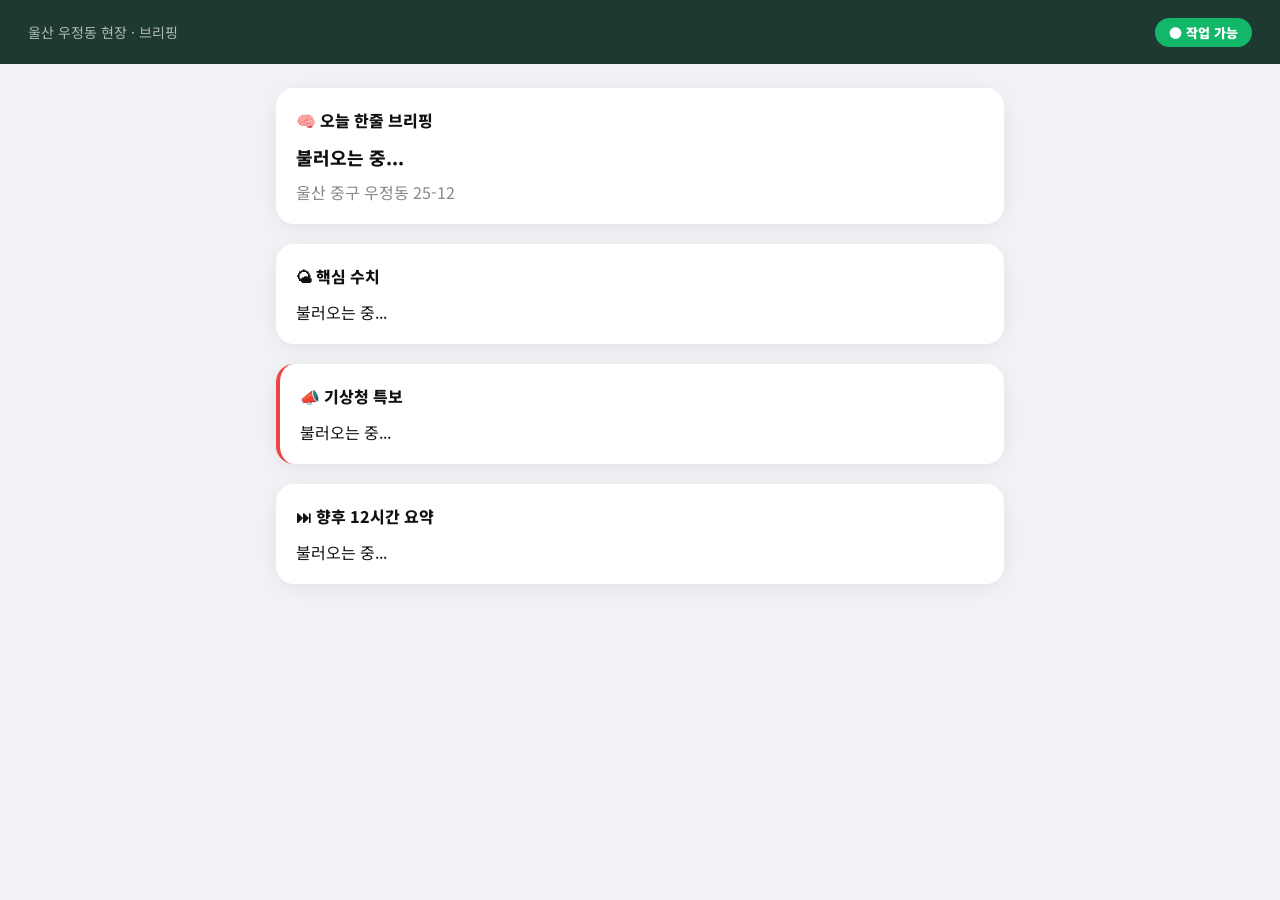
<file: briefing.html>
<!doctype html>
<html lang="ko">
<head>
<meta charset="utf-8">
<meta name="viewport" content="width=device-width, initial-scale=1">
<title>모바일 안전 브리핑</title>
<link href="https://fonts.googleapis.com/css2?family=Noto+Sans+KR:wght@400;600;800&display=swap" rel="stylesheet">
<link rel="stylesheet" href="css/style.css">
<script src="js/sites.js"></script>
<script src="js/weather.js"></script>
<script src="js/kma-alert.js"></script>
</head>
<body>

<header class="top">
  <div class="subtitle" id="t">모바일 안전 브리핑</div>
  <div id="st" class="status normal">● 작업 가능</div>
</header>

<main class="container">
  <section class="card">
    <h2>🧠 오늘 한줄 브리핑</h2>
    <div id="m" style="font-size:18px; font-weight:800;">불러오는 중...</div>
    <div class="muted" id="addr" style="margin-top:10px;"></div>
  </section>

  <section class="card">
    <h2>🌤 핵심 수치</h2>
    <div id="k">불러오는 중...</div>
  </section>

  <section class="card caution">
    <h2>📣 기상청 특보</h2>
    <div id="a">불러오는 중...</div>
  </section>

  <section class="card">
    <h2>⏭ 향후 12시간 요약</h2>
    <div id="f">불러오는 중...</div>
  </section>
</main>

<script>
(async ()=>{
  const params = new URLSearchParams(location.search);
  const key = params.get("site") || "ulsan-woojung";
  const site = sites[key];
  if(!site){ document.body.innerHTML="현장 정보 없음"; return; }

  document.getElementById("t").innerText = site.name + " · 브리핑";
  document.getElementById("addr").innerText = site.address || "";

  const w = await loadSiteWeatherAndMent(site.lat, site.lon);
  document.getElementById("m").innerText = w.decision.mainMsg;

  const st = document.getElementById("st");
  st.className = "status " + w.decision.level;
  st.innerText = w.decision.statusText;

  document.getElementById("k").innerHTML = `
    🌡 ${w.current.temp}°C / 💨 ${w.current.wind} m/s / 💧 ${w.current.humidity}%<br>
    🌫 PM2.5 ${w.current.pm25 ?? "-"} · PM10 ${w.current.pm10 ?? "-"}<br>
    ☁ ${w.current.desc}
  `;

  document.getElementById("f").innerHTML = `
    ☔ 강수(3시간 최대): ${w.next12.maxRain}mm / 확률최대: ${(w.next12.popMax*100).toFixed(0)}%<br>
    🌨 적설(3시간 최대): ${w.next12.maxSnow}mm<br>
    💨 풍속 최대: ${w.next12.maxWind} m/s
  `;

  const alert = await fetchKmaAlertSummary(site.stnId);
  document.getElementById("a").innerText = alert.text;
})();
</script>

</body>
</html>
</file>
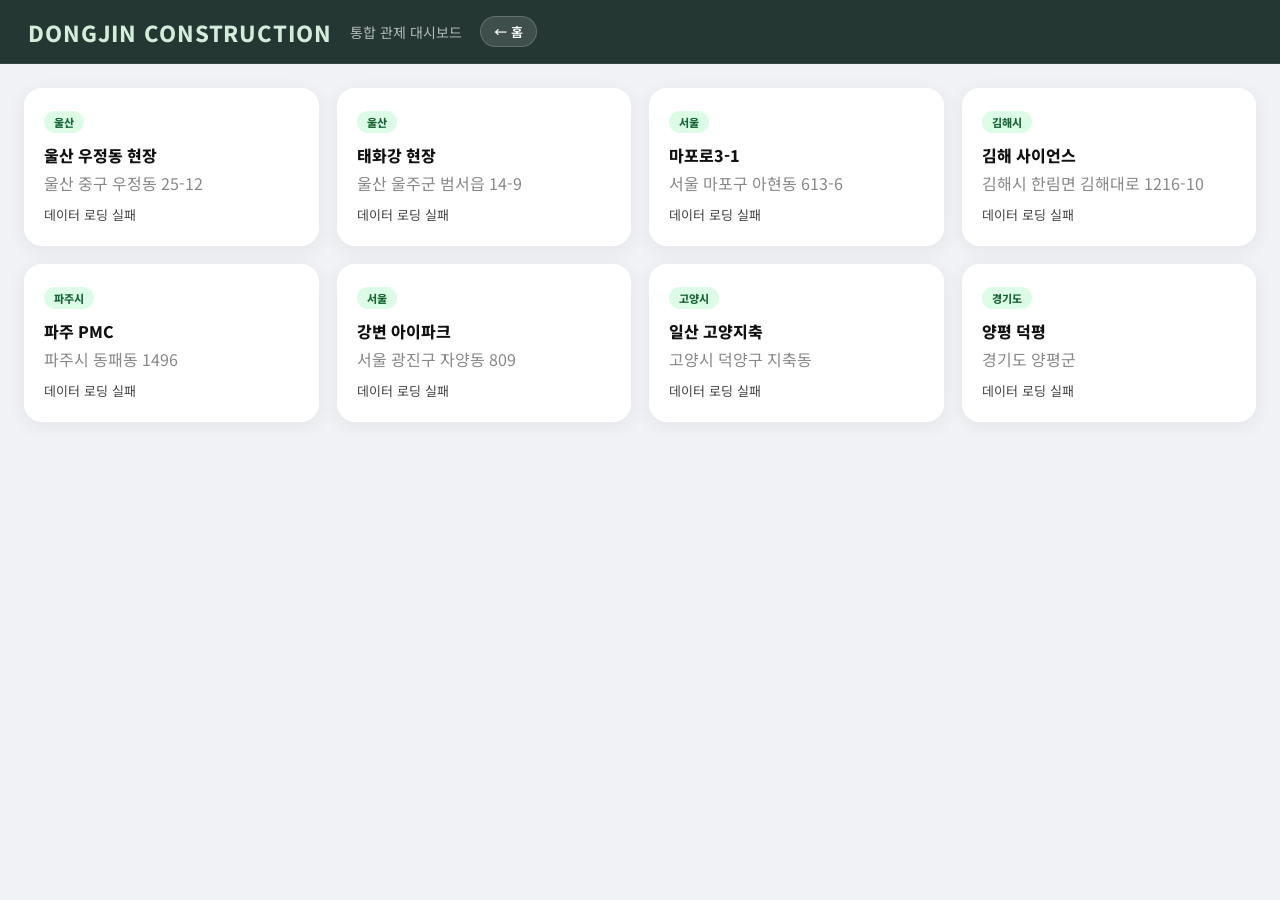
<file: dashboard.html>
<!doctype html>
<html lang="ko">
<head>
<meta charset="utf-8">
<meta name="viewport" content="width=device-width, initial-scale=1">
<title>동진토건 통합 관제 대시보드</title>
<link href="https://fonts.googleapis.com/css2?family=Noto+Sans+KR:wght@400;600;800&display=swap" rel="stylesheet">
<link rel="stylesheet" href="css/style.css">
<script src="js/sites.js"></script>
<script src="js/weather.js"></script>
<script src="js/kma-alert.js"></script>
</head>
<body>

<header class="top top-glass">
  <div class="top-left">
    <div class="logo">DONGJIN CONSTRUCTION</div>
    <div class="subtitle">통합 관제 대시보드</div>
    <div class="top-chips">
      <a class="chip" href="index.html">← 홈</a>
    </div>
  </div>
</header>

<div id="dashGrid">불러오는 중...</div>

<script src="js/dashboard.js"></script>

</body>
</html>
</file>
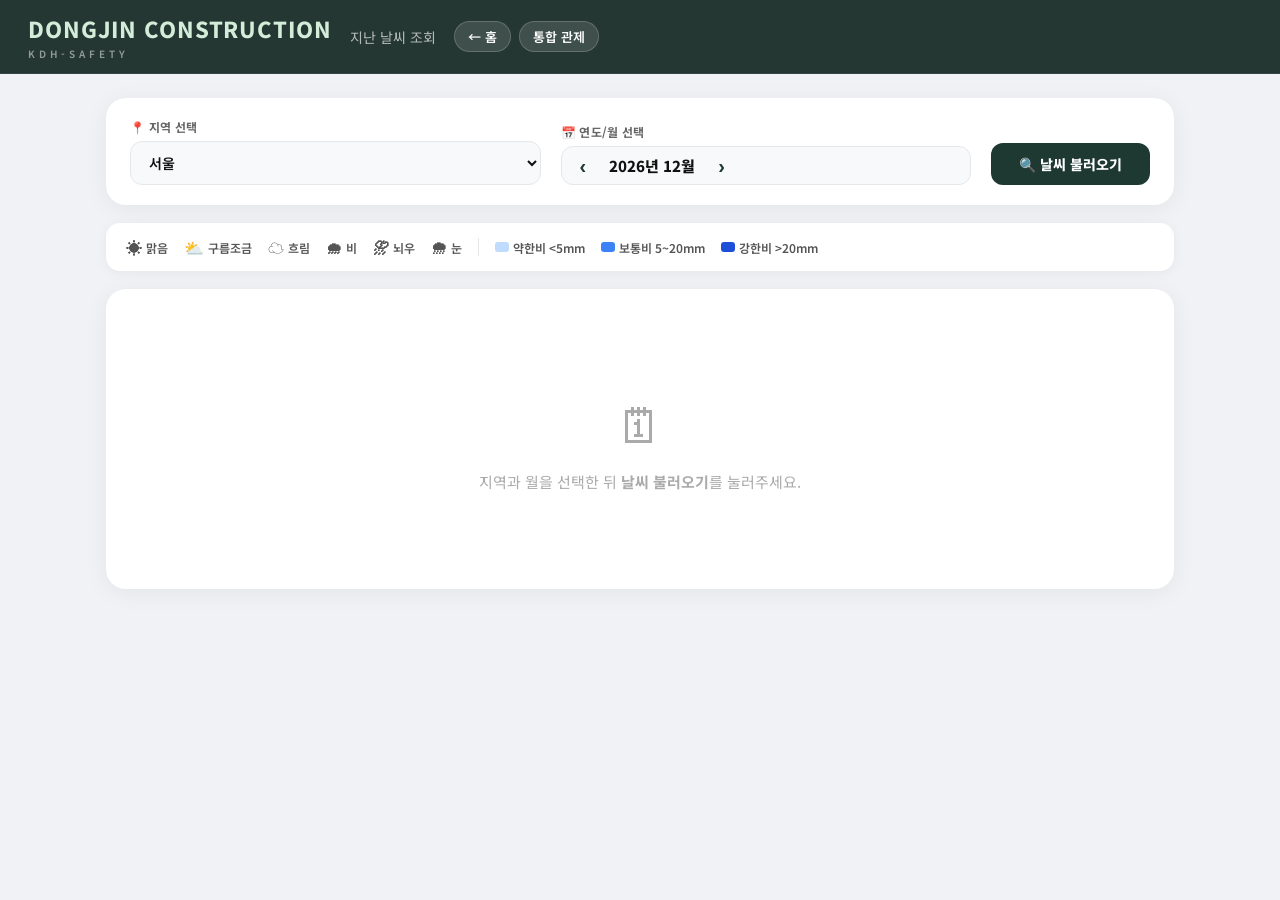
<file: history.html>
<!doctype html>
<html lang="ko">
<head>
<meta charset="utf-8">
<meta name="viewport" content="width=device-width, initial-scale=1">
<title>지난 날씨 보기 · 동진토건</title>
<link href="https://fonts.googleapis.com/css2?family=Noto+Sans+KR:wght@400;600;800&display=swap" rel="stylesheet">
<link rel="stylesheet" href="css/style.css">
<link rel="stylesheet" href="css/history.css">
<script src="js/sites.js"></script>
</head>
<body class="hist-body">

<!-- 헤더 -->
<header class="top top-glass">
  <div class="top-left">
    <div class="logo-wrap">
      <div class="logo">DONGJIN CONSTRUCTION</div>
      <div class="logo-sub">KDH-safety</div>
    </div>
    <div class="subtitle">지난 날씨 조회</div>
    <div class="top-chips">
      <a class="chip" href="index.html">← 홈</a>
      <a class="chip" href="dashboard.html">통합 관제</a>
    </div>
  </div>
</header>

<main class="hist-wrap">

  <!-- 검색 컨트롤 -->
  <section class="hist-control">
    <div class="hist-control-inner">

      <div class="ctrl-group">
        <label class="ctrl-label">📍 지역 선택</label>
        <select id="locationSelect" class="ctrl-select">
          <optgroup label="— 현장 —">
            <!-- JS에서 동적 생성 -->
          </optgroup>
          <optgroup label="— 주요 도시 —">
            <option value="37.5665,126.9780,서울">서울</option>
            <option value="35.1796,129.0756,부산">부산</option>
            <option value="35.8714,128.6014,대구">대구</option>
            <option value="35.5384,129.3114,울산">울산</option>
            <option value="36.3504,127.3845,대전">대전</option>
            <option value="37.4563,126.7052,인천">인천</option>
            <option value="35.1595,126.8526,광주">광주</option>
            <option value="33.4996,126.5312,제주">제주</option>
          </optgroup>
        </select>
      </div>

      <div class="ctrl-group">
        <label class="ctrl-label">📅 연도/월 선택</label>
        <div class="ctrl-month-nav">
          <button class="ctrl-nav-btn" id="prevMonth">‹</button>
          <span class="ctrl-month-label" id="monthLabel">2026년 3월</span>
          <button class="ctrl-nav-btn" id="nextMonth">›</button>
        </div>
      </div>

      <button class="ctrl-search-btn" id="searchBtn">
        <span id="searchBtnText">🔍 날씨 불러오기</span>
      </button>

    </div>
  </section>

  <!-- 범례 -->
  <section class="hist-legend">
    <div class="leg-item"><span class="leg-icon">☀️</span> 맑음</div>
    <div class="leg-item"><span class="leg-icon">⛅</span> 구름조금</div>
    <div class="leg-item"><span class="leg-icon">☁️</span> 흐림</div>
    <div class="leg-item"><span class="leg-icon">🌧</span> 비</div>
    <div class="leg-item"><span class="leg-icon">⛈</span> 뇌우</div>
    <div class="leg-item"><span class="leg-icon">🌨</span> 눈</div>
    <div class="leg-sep"></div>
    <div class="leg-item"><span class="leg-rain-bar" style="background:#bfdbfe"></span> 약한비 &lt;5mm</div>
    <div class="leg-item"><span class="leg-rain-bar" style="background:#3b82f6"></span> 보통비 5~20mm</div>
    <div class="leg-item"><span class="leg-rain-bar" style="background:#1d4ed8"></span> 강한비 &gt;20mm</div>
  </section>

  <!-- 달력 -->
  <section class="hist-calendar-wrap" id="calendarWrap">
    <div class="hist-placeholder" id="placeholder">
      <div class="placeholder-icon">🗓</div>
      <div>지역과 월을 선택한 뒤 <b>날씨 불러오기</b>를 눌러주세요.</div>
    </div>
    <div id="calendarGrid" class="hist-calendar" style="display:none;"></div>
  </section>

  <!-- 상세 모달 -->
  <div class="hist-modal-backdrop" id="modalBackdrop" onclick="closeModal()"></div>
  <div class="hist-modal" id="detailModal">
    <button class="modal-close" onclick="closeModal()">✕</button>
    <div id="modalContent"></div>
  </div>

</main>

<script>
// =============================================
// 지역 select 옵션 동적 생성 (sites.js 활용)
// =============================================
(function(){
  const sel = document.getElementById("locationSelect");
  const og = sel.querySelector("optgroup");
  for(const [key, s] of Object.entries(sites)){
    const opt = document.createElement("option");
    opt.value = `${s.lat},${s.lon},${s.name}`;
    opt.textContent = s.name;
    og.appendChild(opt);
  }
  // 기본 선택: 서울
  sel.value = "37.5665,126.9780,서울";
})();

// =============================================
// 현재 연/월 상태
// =============================================
const today = new Date();
let curYear  = today.getFullYear();
let curMonth = today.getMonth() + 1; // 1~12

function updateMonthLabel(){
  document.getElementById("monthLabel").textContent = `${curYear}년 ${curMonth}월`;
}
updateMonthLabel();

document.getElementById("prevMonth").onclick = () => {
  curMonth--;
  if(curMonth < 1){ curMonth = 12; curYear--; }
  updateMonthLabel();
};
document.getElementById("nextMonth").onclick = () => {
  const now = new Date();
  // 미래 월은 이동 불가
  if(curYear > now.getFullYear() || (curYear === now.getFullYear() && curMonth >= now.getMonth()+1)) return;
  curMonth++;
  if(curMonth > 12){ curMonth = 1; curYear++; }
  updateMonthLabel();
};

// =============================================
// Open-Meteo 과거 날씨 API 호출
// =============================================
async function fetchMonthWeather(lat, lon, year, month){
  const pad = n => String(n).padStart(2,"0");
  const startDate = `${year}-${pad(month)}-01`;
  const lastDay   = new Date(year, month, 0).getDate();
  const endDate   = `${year}-${pad(month)}-${pad(lastDay)}`;

  const url = `https://archive-api.open-meteo.com/v1/archive`
    + `?latitude=${lat}&longitude=${lon}`
    + `&start_date=${startDate}&end_date=${endDate}`
    + `&daily=weathercode,temperature_2m_max,temperature_2m_min,precipitation_sum,windspeed_10m_max`
    + `&hourly=precipitation,weathercode`
    + `&timezone=Asia%2FSeoul`;

  const res = await fetch(url);
  if(!res.ok) throw new Error("API 오류: " + res.status);
  return res.json();
}

// WMO 날씨코드 → 이모지+설명
function wmoToEmoji(code){
  if(code == null) return { emoji:"❓", desc:"정보없음" };
  if(code === 0)             return { emoji:"☀️",  desc:"맑음" };
  if(code <= 2)              return { emoji:"⛅",  desc:"구름조금" };
  if(code === 3)             return { emoji:"☁️",  desc:"흐림" };
  if(code >= 45 && code<=49) return { emoji:"🌫",  desc:"안개" };
  if(code >= 51 && code<=59) return { emoji:"🌦",  desc:"이슬비" };
  if(code >= 61 && code<=65) return { emoji:"🌧",  desc:"비" };
  if(code >= 66 && code<=67) return { emoji:"🌨",  desc:"진눈깨비" };
  if(code >= 71 && code<=77) return { emoji:"❄️",  desc:"눈" };
  if(code >= 80 && code<=82) return { emoji:"🌧",  desc:"소나기" };
  if(code >= 85 && code<=86) return { emoji:"🌨",  desc:"눈소나기" };
  if(code >= 95)             return { emoji:"⛈",  desc:"뇌우" };
  return { emoji:"🌡", desc:"기타" };
}

// 강수량 → 색상
function rainColor(mm){
  if(!mm || mm < 0.5) return null;
  if(mm <  5)  return { bg:"#dbeafe", text:"#1d4ed8", label:"약" };
  if(mm < 20)  return { bg:"#3b82f6", text:"#fff",    label:"보통" };
               return { bg:"#1d4ed8", text:"#fff",    label:"강" };
}

// =============================================
// 달력 렌더링
// =============================================
function renderCalendar(data, year, month, locationName){
  const grid = document.getElementById("calendarGrid");
  grid.innerHTML = "";
  grid.style.display = "";
  document.getElementById("placeholder").style.display = "none";

  const daily   = data.daily;
  const hourly  = data.hourly;
  const dates   = daily.time; // ["2026-03-01", ...]

  // 요일 헤더
  const days = ["일","월","화","수","목","금","토"];
  for(const d of days){
    const h = document.createElement("div");
    h.className = "cal-header";
    h.textContent = d;
    grid.appendChild(h);
  }

  // 첫날 요일 빈 칸
  const firstDow = new Date(year, month-1, 1).getDay();
  for(let i=0; i<firstDow; i++){
    const blank = document.createElement("div");
    blank.className = "cal-cell cal-blank";
    grid.appendChild(blank);
  }

  // 날짜 셀
  for(let i=0; i<dates.length; i++){
    const dateStr  = dates[i];
    const code     = daily.weathercode[i];
    const tMax     = daily.temperature_2m_max[i];
    const tMin     = daily.temperature_2m_min[i];
    const rain     = daily.precipitation_sum[i] || 0;
    const windMax  = daily.windspeed_10m_max[i] || 0;
    const wx       = wmoToEmoji(code);
    const rc       = rainColor(rain);
    const dayNum   = new Date(dateStr).getDate();
    const dow      = new Date(dateStr).getDay();

    // 시간별 강수 인덱스 추출 (해당 날짜)
    const hourlyRain = [];
    if(hourly){
      for(let h=0; h<hourly.time.length; h++){
        if(hourly.time[h].startsWith(dateStr)){
          hourlyRain.push({ hour: parseInt(hourly.time[h].slice(11,13)), mm: hourly.precipitation[h]||0, code: hourly.weathercode[h] });
        }
      }
    }

    const cell = document.createElement("div");
    cell.className = "cal-cell" + (dow===0?" cal-sun":"") + (dow===6?" cal-sat":"");
    if(rc) cell.style.setProperty("--rain-bg", rc.bg);

    // 강수 있는 날: 비 오는 시간대 요약
    let rainTimeHtml = "";
    if(rain >= 0.5){
      const wetHours = hourlyRain.filter(h => h.mm >= 0.1);
      if(wetHours.length){
        const firstH = wetHours[0].hour;
        const lastH  = wetHours[wetHours.length-1].hour;
        rainTimeHtml = `<div class="cal-rain-time">${pad2(firstH)}~${pad2(lastH+1)}시</div>`;
      }
      rainTimeHtml += `<div class="cal-rain-mm" style="background:${rc?.bg};color:${rc?.text}">${rain.toFixed(1)}mm</div>`;
    }

    cell.innerHTML = `
      <div class="cal-top">
        <span class="cal-day">${dayNum}</span>
        <span class="cal-emoji">${wx.emoji}</span>
      </div>
      <div class="cal-temps">
        <span class="cal-tmax">${Math.round(tMax)}°</span>
        <span class="cal-tmin">${Math.round(tMin)}°</span>
      </div>
      ${rainTimeHtml}
    `;

    cell.onclick = () => openModal(dateStr, wx, tMax, tMin, rain, windMax, hourlyRain, locationName);
    grid.appendChild(cell);
  }
}

function pad2(n){ return String(n).padStart(2,"0"); }

// =============================================
// 상세 모달
// =============================================
function openModal(dateStr, wx, tMax, tMin, rain, windMax, hourlyRain, locationName){
  const d = new Date(dateStr);
  const dayNames = ["일","월","화","수","목","금","토"];
  const title = `${d.getFullYear()}년 ${d.getMonth()+1}월 ${d.getDate()}일 (${dayNames[d.getDay()]})`;

  // 시간별 강수 차트 데이터
  const hasRain = rain >= 0.5;
  let hourlyHtml = "";
  if(hasRain && hourlyRain.length){
    const bars = hourlyRain.map(h => {
      const pct = Math.min(100, (h.mm / 10) * 100);
      const col = h.mm < 0.1 ? "#e5e7eb" : h.mm < 2 ? "#93c5fd" : h.mm < 5 ? "#3b82f6" : "#1d4ed8";
      return `
        <div class="modal-bar-wrap" title="${pad2(h.hour)}시 ${h.mm.toFixed(1)}mm">
          <div class="modal-bar" style="height:${Math.max(2,pct)}%;background:${col}"></div>
          <div class="modal-bar-label">${pad2(h.hour)}</div>
        </div>`;
    }).join("");

    // 비 오는 구간 요약
    const wetH = hourlyRain.filter(h=>h.mm>=0.1);
    let rainSummary = "강수 없음";
    if(wetH.length){
      // 연속 구간으로 묶기
      const segments = [];
      let seg = [wetH[0]];
      for(let i=1; i<wetH.length; i++){
        if(wetH[i].hour - wetH[i-1].hour <= 2){ seg.push(wetH[i]); }
        else { segments.push(seg); seg = [wetH[i]]; }
      }
      segments.push(seg);
      rainSummary = segments.map(s =>
        `<b>${pad2(s[0].hour)}시~${pad2(s[s.length-1].hour+1)}시</b> (최대 ${Math.max(...s.map(h=>h.mm)).toFixed(1)}mm/h)`
      ).join(", ");
    }

    hourlyHtml = `
      <div class="modal-section">
        <div class="modal-section-title">🌧 시간별 강수 (24시간)</div>
        <div class="modal-rain-summary">☔ 강수 구간: ${rainSummary}</div>
        <div class="modal-bar-chart">${bars}</div>
      </div>`;
  }

  // 날씨 요약 카드들
  const rc = rainColor(rain);
  document.getElementById("modalContent").innerHTML = `
    <div class="modal-title">${title}</div>
    <div class="modal-location">📍 ${locationName}</div>

    <div class="modal-cards">
      <div class="modal-card">
        <div class="modal-card-icon">${wx.emoji}</div>
        <div class="modal-card-label">날씨</div>
        <div class="modal-card-val">${wx.desc}</div>
      </div>
      <div class="modal-card">
        <div class="modal-card-icon">🌡</div>
        <div class="modal-card-label">최고/최저</div>
        <div class="modal-card-val"><span style="color:#ef4444">${Math.round(tMax)}°</span> / <span style="color:#3b82f6">${Math.round(tMin)}°</span></div>
      </div>
      <div class="modal-card">
        <div class="modal-card-icon">☔</div>
        <div class="modal-card-label">일 강수량</div>
        <div class="modal-card-val" style="color:${rc?.text||'#111'};background:${rc?.bg||'transparent'};border-radius:8px;padding:2px 8px;">
          ${rain >= 0.5 ? rain.toFixed(1)+'mm' : '없음'}
        </div>
      </div>
      <div class="modal-card">
        <div class="modal-card-icon">💨</div>
        <div class="modal-card-label">최대풍속</div>
        <div class="modal-card-val">${windMax.toFixed(1)} m/s</div>
      </div>
    </div>

    ${hourlyHtml}
  `;

  document.getElementById("modalBackdrop").classList.add("show");
  document.getElementById("detailModal").classList.add("show");
}

function closeModal(){
  document.getElementById("modalBackdrop").classList.remove("show");
  document.getElementById("detailModal").classList.remove("show");
}

// =============================================
// 검색 버튼
// =============================================
document.getElementById("searchBtn").onclick = async () => {
  const val = document.getElementById("locationSelect").value;
  if(!val) return;
  const [lat, lon, name] = val.split(",");

  const btn = document.getElementById("searchBtn");
  const btnText = document.getElementById("searchBtnText");
  btn.disabled = true;
  btnText.textContent = "⏳ 불러오는 중...";

  try {
    const data = await fetchMonthWeather(parseFloat(lat), parseFloat(lon), curYear, curMonth);
    renderCalendar(data, curYear, curMonth, name);
  } catch(e) {
    alert("날씨 데이터를 불러오지 못했습니다.\n" + e.message);
  } finally {
    btn.disabled = false;
    btnText.textContent = "🔍 날씨 불러오기";
  }
};
</script>

</body>
</html>
</file>
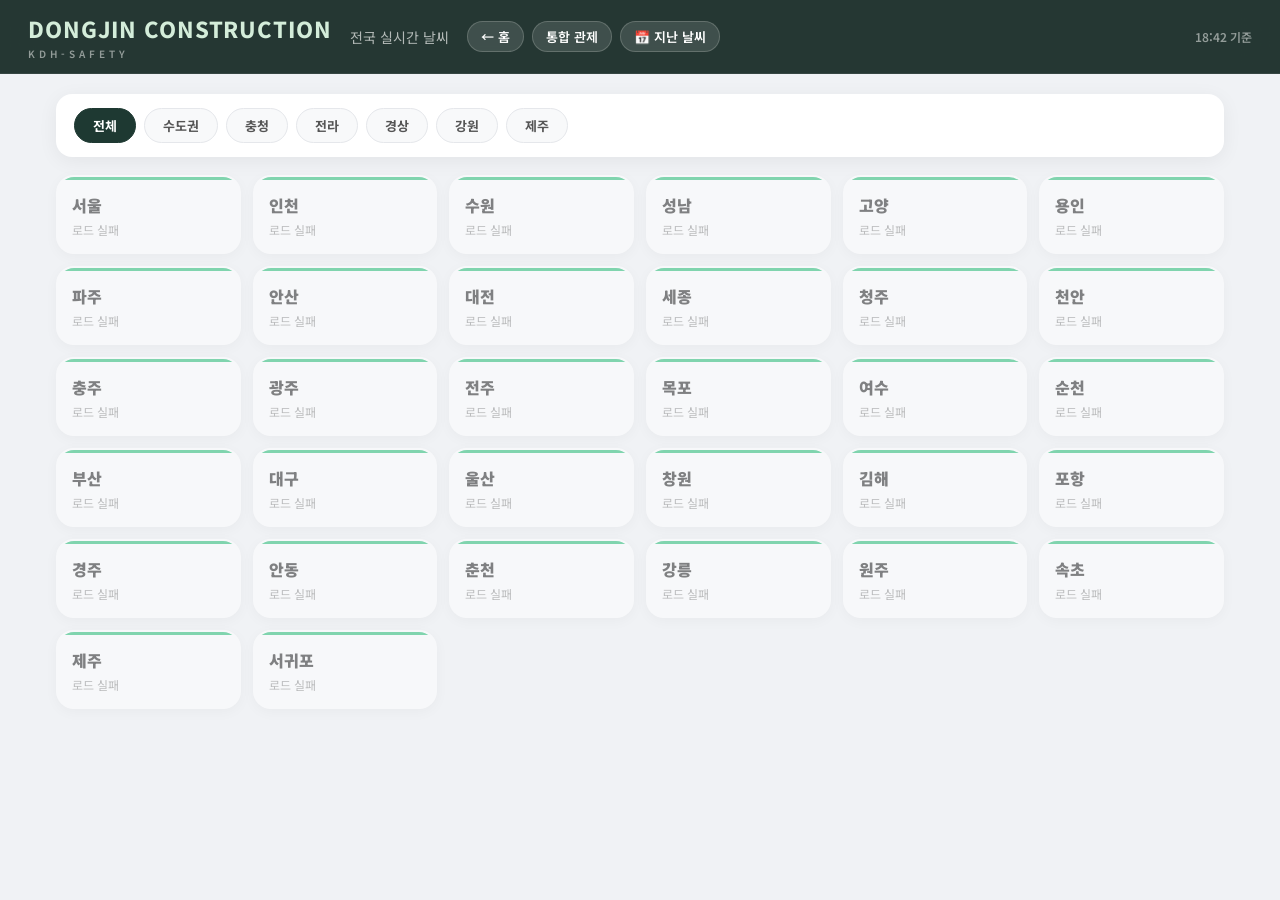
<file: realtime.html>
<!doctype html>
<html lang="ko">
<head>
<meta charset="utf-8">
<meta name="viewport" content="width=device-width, initial-scale=1">
<title>전국 실시간 날씨 · 동진토건</title>
<link href="https://fonts.googleapis.com/css2?family=Noto+Sans+KR:wght@400;600;800&display=swap" rel="stylesheet">
<link rel="stylesheet" href="css/style.css">
<link rel="stylesheet" href="css/realtime.css">
<script src="js/weather.js"></script>
<script src="js/kma-alert.js"></script>
</head>
<body class="rt-body">

<header class="top top-glass">
  <div class="top-left">
    <div class="logo-wrap">
      <div class="logo">DONGJIN CONSTRUCTION</div>
      <div class="logo-sub">KDH-safety</div>
    </div>
    <div class="subtitle">전국 실시간 날씨</div>
    <div class="top-chips">
      <a class="chip" href="index.html">← 홈</a>
      <a class="chip" href="dashboard.html">통합 관제</a>
      <a class="chip" href="history.html">📅 지난 날씨</a>
    </div>
  </div>
  <div class="top-right">
    <div id="lastUpdated" class="rt-updated">--:-- 기준</div>
  </div>
</header>

<main class="rt-wrap">

  <!-- 지역 탭 -->
  <section class="rt-tabs-section">
    <div class="rt-tabs" id="regionTabs">
      <button class="rt-tab active" data-region="all">전체</button>
      <button class="rt-tab" data-region="수도권">수도권</button>
      <button class="rt-tab" data-region="충청">충청</button>
      <button class="rt-tab" data-region="전라">전라</button>
      <button class="rt-tab" data-region="경상">경상</button>
      <button class="rt-tab" data-region="강원">강원</button>
      <button class="rt-tab" data-region="제주">제주</button>
    </div>
  </section>

  <!-- 로딩 -->
  <div class="rt-loading" id="rtLoading">
    <div class="rt-spinner"></div>
    <div>전국 날씨 불러오는 중...</div>
  </div>

  <!-- 카드 그리드 -->
  <section class="rt-grid" id="rtGrid" style="display:none;"></section>

  <!-- 상세 패널 (지역 클릭 시) -->
  <section class="rt-detail-panel" id="detailPanel" style="display:none;">
    <div class="rt-detail-inner" id="detailInner"></div>
  </section>

</main>

<script>
// =============================================
// 전국 도시 데이터
// =============================================
const CITIES = [
  // 수도권
  { name:"서울",   region:"수도권", lat:37.5665, lon:126.9780, stnId:108 },
  { name:"인천",   region:"수도권", lat:37.4563, lon:126.7052, stnId:108 },
  { name:"수원",   region:"수도권", lat:37.2636, lon:127.0286, stnId:108 },
  { name:"성남",   region:"수도권", lat:37.4196, lon:127.1267, stnId:108 },
  { name:"고양",   region:"수도권", lat:37.6583, lon:126.8320, stnId:108 },
  { name:"용인",   region:"수도권", lat:37.2410, lon:127.1775, stnId:108 },
  { name:"파주",   region:"수도권", lat:37.7200, lon:126.7700, stnId:108 },
  { name:"안산",   region:"수도권", lat:37.3236, lon:126.8219, stnId:108 },
  // 충청
  { name:"대전",   region:"충청",  lat:36.3504, lon:127.3845, stnId:133 },
  { name:"세종",   region:"충청",  lat:36.4800, lon:127.2890, stnId:133 },
  { name:"청주",   region:"충청",  lat:36.6424, lon:127.4890, stnId:131 },
  { name:"천안",   region:"충청",  lat:36.8151, lon:127.1139, stnId:133 },
  { name:"충주",   region:"충청",  lat:36.9910, lon:127.9259, stnId:131 },
  // 전라
  { name:"광주",   region:"전라",  lat:35.1595, lon:126.8526, stnId:156 },
  { name:"전주",   region:"전라",  lat:35.8242, lon:127.1480, stnId:146 },
  { name:"목포",   region:"전라",  lat:34.8118, lon:126.3922, stnId:165 },
  { name:"여수",   region:"전라",  lat:34.7604, lon:127.6622, stnId:168 },
  { name:"순천",   region:"전라",  lat:34.9506, lon:127.4873, stnId:168 },
  // 경상
  { name:"부산",   region:"경상",  lat:35.1796, lon:129.0756, stnId:159 },
  { name:"대구",   region:"경상",  lat:35.8714, lon:128.6014, stnId:143 },
  { name:"울산",   region:"경상",  lat:35.5384, lon:129.3114, stnId:152 },
  { name:"창원",   region:"경상",  lat:35.2280, lon:128.6811, stnId:155 },
  { name:"김해",   region:"경상",  lat:35.2345, lon:128.8000, stnId:159 },
  { name:"포항",   region:"경상",  lat:36.0190, lon:129.3435, stnId:138 },
  { name:"경주",   region:"경상",  lat:35.8562, lon:129.2247, stnId:143 },
  { name:"안동",   region:"경상",  lat:36.5684, lon:128.7294, stnId:136 },
  // 강원
  { name:"춘천",   region:"강원",  lat:37.8813, lon:127.7298, stnId:101 },
  { name:"강릉",   region:"강원",  lat:37.7519, lon:128.8760, stnId:105 },
  { name:"원주",   region:"강원",  lat:37.3422, lon:127.9202, stnId:114 },
  { name:"속초",   region:"강원",  lat:38.2048, lon:128.5912, stnId:105 },
  // 제주
  { name:"제주",   region:"제주",  lat:33.4996, lon:126.5312, stnId:184 },
  { name:"서귀포", region:"제주",  lat:33.2541, lon:126.5600, stnId:189 },
];

let allData   = [];   // 로드된 전체 데이터
let activeReg = "all";
let selectedCity = null;

// =============================================
// 날씨 이모지
// =============================================
function wxEmoji(iconCode){
  const c = iconCode || "01d";
  if(c.startsWith("01")) return "☀️";
  if(c.startsWith("02")) return "🌤";
  if(c.startsWith("03")) return "⛅";
  if(c.startsWith("04")) return "☁️";
  if(c.startsWith("09")) return "🌧";
  if(c.startsWith("10")) return "🌦";
  if(c.startsWith("11")) return "⛈";
  if(c.startsWith("13")) return "🌨";
  if(c.startsWith("50")) return "🌫";
  return "🌡";
}

function levelColor(level){
  if(level === "danger")         return "#ef4444";
  if(level === "caution-status") return "#f59e0b";
  return "#12b76a";
}

function pmLabel(val){
  if(val == null) return { text:"-", color:"#aaa" };
  if(val <  15)  return { text:"좋음",    color:"#3b82f6" };
  if(val <  35)  return { text:"보통",    color:"#22c55e" };
  if(val <  75)  return { text:"나쁨",    color:"#f59e0b" };
                 return { text:"매우나쁨",color:"#ef4444" };
}

// =============================================
// 데이터 로드
// =============================================
async function loadAll(){
  document.getElementById("rtLoading").style.display  = "flex";
  document.getElementById("rtGrid").style.display     = "none";
  document.getElementById("detailPanel").style.display = "none";

  allData = await Promise.all(
    CITIES.map(async c => {
      try {
        const w = await loadSiteWeatherAndMent(c.lat, c.lon);
        const a = await fetchKmaAlertSummary(c.stnId);
        return { c, w, alert: a?.text || "특보 없음" };
      } catch(e) {
        return { c, w: null, alert: "오류" };
      }
    })
  );

  const now = new Date();
  document.getElementById("lastUpdated").textContent =
    `${String(now.getHours()).padStart(2,"0")}:${String(now.getMinutes()).padStart(2,"0")} 기준`;

  document.getElementById("rtLoading").style.display = "none";
  renderGrid();
}

// =============================================
// 그리드 렌더링
// =============================================
function renderGrid(){
  const grid = document.getElementById("rtGrid");
  grid.style.display = "";
  grid.innerHTML = "";

  const filtered = activeReg === "all"
    ? allData
    : allData.filter(d => d.c.region === activeReg);

  for(const d of filtered){
    const { c, w, alert } = d;
    if(!w){ 
      const card = document.createElement("div");
      card.className = "rt-card rt-card-err";
      card.innerHTML = `<div class="rt-card-name">${c.name}</div><div class="muted" style="font-size:12px">로드 실패</div>`;
      grid.appendChild(card);
      continue;
    }

    const emoji = wxEmoji(w.current.icon);
    const lc    = levelColor(w.decision.level);
    const pm    = pmLabel(w.current.pm25);
    const isSelected = selectedCity === c.name;

    const card = document.createElement("div");
    card.className = "rt-card" + (isSelected ? " rt-card-active" : "");
    card.style.setProperty("--status-color", lc);
    card.innerHTML = `
      <div class="rt-card-top">
        <div class="rt-card-region">${c.region}</div>
        <div class="rt-card-status-dot" style="background:${lc}" title="${w.decision.statusText}"></div>
      </div>
      <div class="rt-card-emoji">${emoji}</div>
      <div class="rt-card-name">${c.name}</div>
      <div class="rt-card-temp">${Math.round(w.current.temp)}°C</div>
      <div class="rt-card-desc">${w.current.desc}</div>
      <div class="rt-card-row">
        <span>💨 ${w.current.wind}m/s</span>
        <span>💧 ${w.current.humidity}%</span>
      </div>
      <div class="rt-card-pm" style="color:${pm.color}">
        🌫 PM2.5 ${w.current.pm25 != null ? Math.round(w.current.pm25)+'㎍ ' : ''}${pm.text}
      </div>
      <div class="rt-card-ment">${w.decision.statusText}</div>
    `;
    card.onclick = () => openDetail(d);
    grid.appendChild(card);
  }
}

// =============================================
// 상세 패널
// =============================================
function openDetail(d){
  const { c, w, alert } = d;
  selectedCity = c.name;
  renderGrid(); // 선택 하이라이트 갱신

  const emoji  = wxEmoji(w.current.icon);
  const lc     = levelColor(w.decision.level);
  const pm25   = pmLabel(w.current.pm25);
  const pm10   = pmLabel(w.current.pm10);

  const extraHtml = (w.decision.extra||[]).map(t =>
    `<li>${t}</li>`).join("");

  document.getElementById("detailInner").innerHTML = `
    <div class="dt-header">
      <div>
        <div class="dt-name">${c.name} <span class="dt-region">${c.region}</span></div>
        <div class="dt-status" style="background:${lc}">${w.decision.statusText}</div>
      </div>
      <div class="dt-emoji">${emoji}</div>
    </div>

    <div class="dt-cards">
      <div class="dt-card">
        <div class="dt-card-label">기온</div>
        <div class="dt-card-val">${Math.round(w.current.temp)}°C</div>
      </div>
      <div class="dt-card">
        <div class="dt-card-label">풍속</div>
        <div class="dt-card-val">${w.current.wind} m/s</div>
      </div>
      <div class="dt-card">
        <div class="dt-card-label">습도</div>
        <div class="dt-card-val">${w.current.humidity}%</div>
      </div>
      <div class="dt-card">
        <div class="dt-card-label">강수(1h)</div>
        <div class="dt-card-val">${w.current.rain1h > 0 ? w.current.rain1h+'mm' : '없음'}</div>
      </div>
      <div class="dt-card">
        <div class="dt-card-label">PM2.5</div>
        <div class="dt-card-val" style="color:${pm25.color}">
          ${w.current.pm25 != null ? Math.round(w.current.pm25)+'㎍' : '-'}<br>
          <span style="font-size:11px">${pm25.text}</span>
        </div>
      </div>
      <div class="dt-card">
        <div class="dt-card-label">PM10</div>
        <div class="dt-card-val" style="color:${pm10.color}">
          ${w.current.pm10 != null ? Math.round(w.current.pm10)+'㎍' : '-'}<br>
          <span style="font-size:11px">${pm10.text}</span>
        </div>
      </div>
    </div>

    <div class="dt-ment-box" style="border-left-color:${lc}">
      <div class="dt-ment-title">🧠 작업 판단</div>
      <div class="dt-ment">${w.decision.mainMsg}</div>
      ${extraHtml ? `<ul class="dt-extra">${extraHtml}</ul>` : ""}
    </div>

    <div class="dt-12h">
      <div class="dt-sub-title">⏭ 향후 12시간</div>
      <div class="dt-12h-row">
        <span>☔ 강수 최대 ${w.next12.maxRain}mm</span>
        <span>❄️ 적설 최대 ${w.next12.maxSnow}mm</span>
        <span>💨 풍속 최대 ${w.next12.maxWind}m/s</span>
        <span>🌂 강수확률 ${Math.round(w.next12.popMax*100)}%</span>
      </div>
    </div>

    <div class="dt-alert">
      <div class="dt-sub-title">📣 기상청 특보</div>
      <div class="dt-alert-text">${alert}</div>
    </div>
  `;

  const panel = document.getElementById("detailPanel");
  panel.style.display = "";
  panel.scrollIntoView({ behavior:"smooth", block:"nearest" });
}

// =============================================
// 탭 이벤트
// =============================================
document.getElementById("regionTabs").addEventListener("click", e => {
  const btn = e.target.closest(".rt-tab");
  if(!btn) return;
  document.querySelectorAll(".rt-tab").forEach(b => b.classList.remove("active"));
  btn.classList.add("active");
  activeReg = btn.dataset.region;
  selectedCity = null;
  document.getElementById("detailPanel").style.display = "none";
  renderGrid();
});

// =============================================
// 초기 로드
// =============================================
loadAll();
</script>

</body>
</html>
</file>
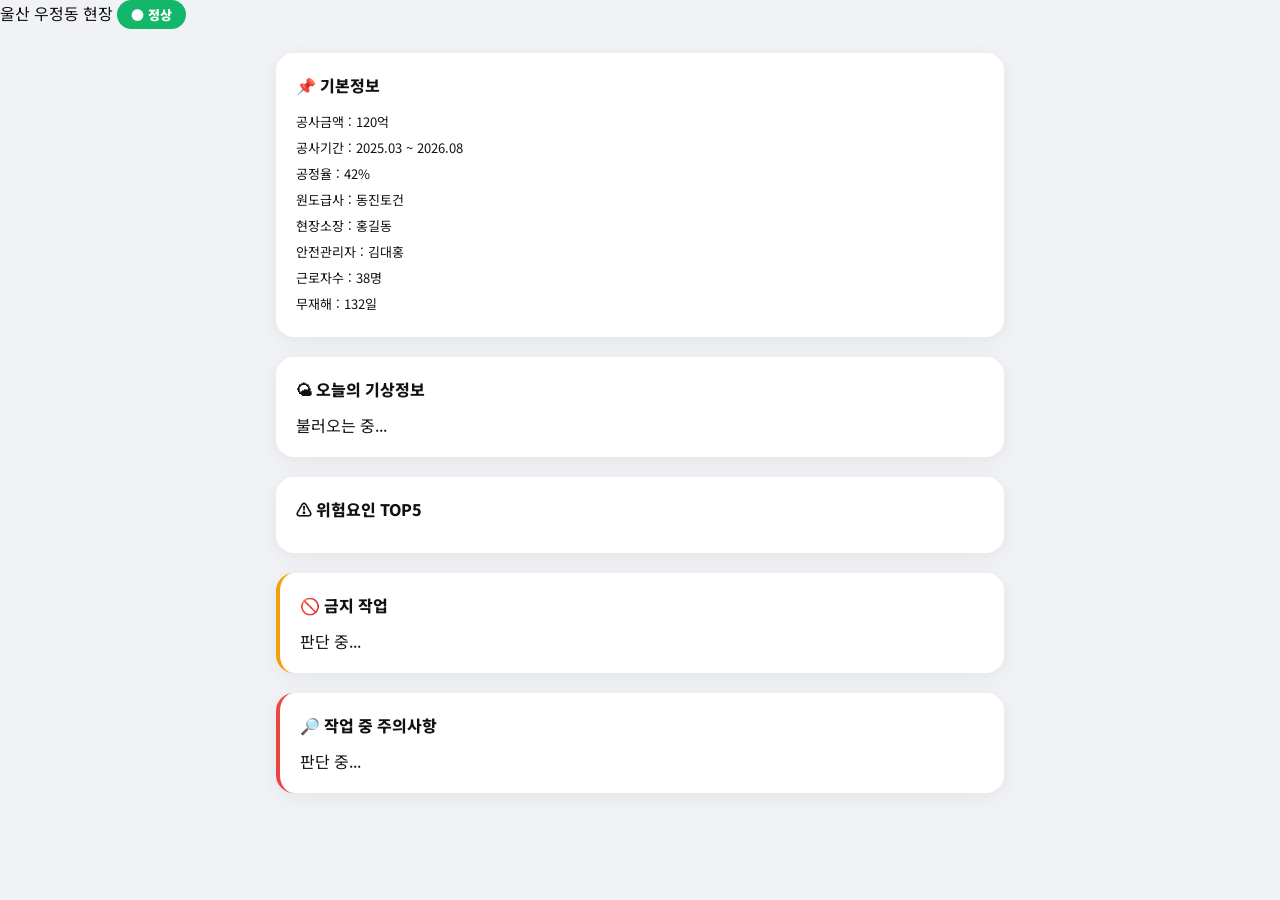
<file: sites/ulsan-woojung.html>
<!doctype html>
<html lang="ko">
<head>
<meta charset="utf-8">
<meta name="viewport" content="width=device-width, initial-scale=1">
<title>울산 우정동 현장 | 동진토건</title>
<link href="https://fonts.googleapis.com/css2?family=Noto+Sans+KR:wght@400;600;800&display=swap" rel="stylesheet">
<link rel="stylesheet" href="../css/style.css">
<script src="../js/weather.js"></script>
<script src="../js/risk.js"></script>
</head>

<body>

<header>
  울산 우정동 현장
  <div id="siteStatus" class="status normal">● 정상</div>
</header>

<main class="container">

<section class="card">
<h2>📌 기본정보</h2>
<ul class="info">
<li>공사금액 : 120억</li>
<li>공사기간 : 2025.03 ~ 2026.08</li>
<li>공정율 : 42%</li>
<li>원도급사 : 동진토건</li>
<li>현장소장 : 홍길동</li>
<li>안전관리자 : 김대홍</li>
<li>근로자수 : 38명</li>
<li>무재해 : 132일</li>
</ul>
</section>

<section class="card">
<h2>🌤 오늘의 기상정보</h2>
<div id="weatherBox">불러오는 중...</div>
</section>

<section class="card">
<h2>⚠ 위험요인 TOP5</h2>
<ul id="riskList"></ul>
</section>

<section class="card warning">
<h2>🚫 금지 작업</h2>
<div id="forbiddenWork">판단 중...</div>
</section>

<section class="card caution">
<h2>🔎 작업 중 주의사항</h2>
<div id="cautionWork">판단 중...</div>
</section>

</main>

<script>
const LAT = 35.5573;
const LON = 129.3301;

loadWeather(LAT, LON);
loadAirQuality(LAT, LON);
loadRisk("ulsan-woojung");
</script>

</body>
</html>
</file>
<file: css/style.css>
/* =====================================================
   동진토건 현장 통합 관제 포털 - style.css
   ===================================================== */

*, *::before, *::after { box-sizing: border-box; margin: 0; padding: 0; }

body {
  font-family: 'Noto Sans KR', sans-serif;
  background: #f0f2f5;
  color: #111;
  min-height: 100vh;
}

a { text-decoration: none; color: inherit; }

/* ===== 헤더 ===== */
.top {
  position: sticky;
  top: 0;
  z-index: 999;
  display: flex;
  align-items: center;
  justify-content: space-between;
  padding: 12px 28px;
  background: #1e3932;
  color: #fff;
  min-height: 64px;
}

.top-glass {
  background: rgba(20, 40, 34, 0.92);
  backdrop-filter: blur(16px);
  border-bottom: 1px solid rgba(255,255,255,.08);
}

.top-left {
  display: flex;
  align-items: center;
  gap: 18px;
  flex-wrap: wrap;
}

.logo {
  font-weight: 800;
  font-size: 22px;
  letter-spacing: 0.04em;
  color: #d4edda;
}

.logo-wrap {
  display: flex;
  flex-direction: column;
}

.logo-sub {
  font-size: 10px;
  letter-spacing: 4px;
  color: rgba(255,255,255,.5);
  margin-top: 2px;
  font-weight: 600;
  text-transform: uppercase;
}

.subtitle {
  font-size: 14px;
  color: rgba(255,255,255,.65);
}

.top-chips {
  display: flex;
  gap: 8px;
  flex-wrap: wrap;
}

.chip {
  padding: 5px 13px;
  border-radius: 999px;
  background: rgba(255,255,255,.12);
  font-size: 13px;
  font-weight: 600;
  color: #fff;
  border: 1px solid rgba(255,255,255,.18);
  transition: background .2s;
}
.chip:hover { background: rgba(255,255,255,.22); }

.top-right { flex-shrink: 0; }

/* 본사 미니 위젯 */
.hq-mini {
  background: rgba(255,255,255,.1);
  border-radius: 14px;
  padding: 10px 14px;
  min-width: 220px;
}
.hq-title { font-size: 12px; color: rgba(255,255,255,.6); margin-bottom: 6px; }
.hq-row { display: flex; gap: 14px; align-items: flex-start; }
.hq-stat .big { font-size: 26px; font-weight: 900; color: #fff; }
.hq-stat .small { font-size: 12px; color: rgba(255,255,255,.7); margin-top: 2px; }
.hq-ment { font-size: 12px; font-weight: 700; color: #d4edda; }
.hq-alert { font-size: 11px; color: rgba(255,255,255,.55); margin-top: 3px; }

/* ===== 공통 레이아웃 ===== */
.home-wrap {
  max-width: 1280px;
  margin: 0 auto;
  padding: 28px 20px 60px;
  display: flex;
  flex-direction: column;
  gap: 28px;
}

.container {
  max-width: 760px;
  margin: 0 auto;
  padding: 24px 16px 60px;
  display: flex;
  flex-direction: column;
  gap: 20px;
}

/* ===== HERO ===== */
.hero2 {
  position: relative;
  border-radius: 24px;
  overflow: hidden;
  min-height: 240px;
  display: flex;
  align-items: center;
  background: linear-gradient(135deg, #1e3932 0%, #2d6a4f 60%, #40916c 100%);
  color: #fff;
}

.hero2-bg {
  position: absolute;
  inset: 0;
  background: url("data:image/svg+xml,%3Csvg width='60' height='60' viewBox='0 0 60 60' xmlns='http://www.w3.org/2000/svg'%3E%3Cg fill='none' fill-rule='evenodd'%3E%3Cg fill='%23ffffff' fill-opacity='0.04'%3E%3Ccircle cx='30' cy='30' r='20'/%3E%3C/g%3E%3C/g%3E%3C/svg%3E");
  opacity: .5;
}

.hero2-inner {
  position: relative;
  padding: 40px 48px;
}

.hero2-badge {
  display: inline-block;
  padding: 5px 14px;
  background: rgba(255,255,255,.15);
  border-radius: 999px;
  font-size: 12px;
  font-weight: 700;
  letter-spacing: .06em;
  margin-bottom: 14px;
  border: 1px solid rgba(255,255,255,.2);
}

.hero2-inner h1 {
  font-size: 26px;
  font-weight: 800;
  line-height: 1.3;
  margin-bottom: 10px;
}

.hero2-inner p {
  font-size: 14px;
  color: rgba(255,255,255,.75);
  margin-bottom: 22px;
}

.hero2-actions { display: flex; gap: 12px; flex-wrap: wrap; }

.btn-primary {
  padding: 11px 22px;
  background: #fff;
  color: #1e3932;
  border-radius: 12px;
  font-weight: 800;
  font-size: 14px;
  transition: transform .15s, box-shadow .15s;
}
.btn-primary:hover { transform: translateY(-2px); box-shadow: 0 8px 20px rgba(0,0,0,.2); }

.btn-ghost {
  padding: 11px 22px;
  background: rgba(255,255,255,.15);
  color: #fff;
  border-radius: 12px;
  font-weight: 700;
  font-size: 14px;
  border: 1px solid rgba(255,255,255,.3);
  transition: background .2s;
}
.btn-ghost:hover { background: rgba(255,255,255,.25); }

/* ===== 패널 ===== */
.panel {
  background: #fff;
  border-radius: 20px;
  padding: 24px;
  box-shadow: 0 4px 24px rgba(0,0,0,.06);
}

.panel-head {
  display: flex;
  align-items: flex-start;
  justify-content: space-between;
  margin-bottom: 18px;
  gap: 12px;
  flex-wrap: wrap;
}

.panel-head h2 {
  font-size: 18px;
  font-weight: 800;
}

.panel-head p { font-size: 13px; }

.panel-actions { display: flex; gap: 8px; align-items: center; }

.btn-mini {
  padding: 5px 14px;
  background: #f0f2f5;
  border: none;
  border-radius: 8px;
  font-size: 13px;
  font-weight: 600;
  cursor: pointer;
  transition: background .2s;
}
.btn-mini:hover { background: #e2e6ea; }

/* ===== 지도 ===== */
#koreaMapReal {
  width: 100%;
  height: 480px;
  border-radius: 16px;
  overflow: hidden;
  border: 1px solid rgba(0,0,0,.07);
}

.korea-map-legend {
  display: flex;
  gap: 16px;
  align-items: center;
  font-size: 13px;
}

.dot {
  display: inline-block;
  width: 10px;
  height: 10px;
  border-radius: 50%;
  margin-right: 4px;
}
.dot.ok   { background: #12b76a; }
.dot.warn { background: #f59e0b; }
.dot.stop { background: #ef4444; }

/* ===== 날씨 예보 패널 ===== */
.forecast-grid {
  display: grid;
  grid-template-columns: 2fr 1fr;
  gap: 24px;
  margin-top: 10px;
  min-width: 0; /* grid 오버플로 방지 */
}

.forecast-left {
  min-width: 0;
  overflow: hidden;
}

.forecast-right {
  min-width: 0;
  overflow: hidden;
}

.forecast-left h3,
.forecast-right h3 {
  font-size: 14px;
  font-weight: 800;
  margin-bottom: 10px;
  color: #1e3932;
}

.chart-wrap {
  background: #f8f9fa;
  border-radius: 16px;
  padding: 14px;
  border: 1px solid rgba(0,0,0,.06);
  position: relative;  /* canvas 비율 유지를 위해 */
  width: 100%;
}

#weatherChart {
  height: 200px;
  width: 100% !important;  /* 부모 너비 강제 준수 */
  display: block;
}

/* 시간별 */
.hourly-row {
  display: flex;
  gap: 8px;
  overflow-x: auto;
  padding: 6px 0 10px;
  scrollbar-width: thin;
  scrollbar-color: #ddd transparent;
  -webkit-overflow-scrolling: touch;
}
.hourly-row::-webkit-scrollbar { height: 4px; }
.hourly-row::-webkit-scrollbar-thumb { background: #ddd; border-radius: 4px; }

.hour-card {
  min-width: 74px;
  background: #fff;
  border-radius: 12px;
  padding: 8px 6px;
  text-align: center;
  border: 1px solid rgba(0,0,0,.06);
  box-shadow: 0 2px 8px rgba(0,0,0,.05);
  flex-shrink: 0;
  font-size: 13px;
}

.hour-card img { width: 32px; }

/* 주간 */
.daily-row {
  display: flex;
  flex-direction: column;
  gap: 7px;
}

.day-card {
  display: flex;
  justify-content: space-between;
  align-items: center;
  padding: 10px 12px;
  border-radius: 12px;
  background: #fff;
  border: 1px solid rgba(0,0,0,.06);
  box-shadow: 0 2px 8px rgba(0,0,0,.05);
}

.day-left {
  display: flex;
  align-items: center;
  gap: 8px;
  min-width: 0;
}

.day-card img { width: 28px; flex-shrink: 0; }
.day-name { font-weight: 800; font-size: 13px; }
.day-desc { font-size: 11px; color: #666; white-space: nowrap; overflow: hidden; text-overflow: ellipsis; max-width: 90px; }
.day-temp { font-weight: 900; font-size: 15px; flex-shrink: 0; }

/* 작업 브리핑 */
.brief-box {
  margin-top: 16px;
  background: #f6f4ee;
  border-radius: 16px;
  padding: 16px;
}

.brief-title {
  font-weight: 900;
  font-size: 14px;
  margin-bottom: 10px;
  color: #1e3932;
}

.brief-status {
  display: inline-block;
  padding: 6px 14px;
  border-radius: 999px;
  font-size: 13px;
  font-weight: 900;
  background: #12b76a;
  color: #fff;
}

.brief-ment {
  margin-top: 10px;
  font-weight: 700;
  font-size: 14px;
  line-height: 1.5;
}

.brief-alert {
  margin-top: 8px;
  font-size: 13px;
  color: #555;
}

/* ===== 현장 그리드 ===== */
.site-grid {
  display: grid;
  grid-template-columns: repeat(auto-fill, minmax(220px, 1fr));
  gap: 16px;
}

.site-card {
  display: block;
  background: #f8f9fa;
  border-radius: 16px;
  padding: 18px;
  border: 1px solid rgba(0,0,0,.06);
  transition: transform .18s, box-shadow .18s;
  cursor: pointer;
}

.site-card:hover {
  transform: translateY(-4px);
  box-shadow: 0 12px 28px rgba(0,0,0,.1);
}

.site-top {
  display: flex;
  align-items: center;
  justify-content: space-between;
  margin-bottom: 10px;
}

.site-badge {
  display: inline-block;
  padding: 3px 10px;
  border-radius: 999px;
  font-size: 11px;
  font-weight: 800;
}

.site-badge.seoul  { background: #dbeafe; color: #1d4ed8; }
.site-badge.ulsan  { background: #dcfce7; color: #166534; }
.site-badge.gyeonggi { background: #fef9c3; color: #854d0e; }
.site-badge.gyeongnam { background: #fce7f3; color: #9d174d; }

.site-led {
  width: 10px;
  height: 10px;
  border-radius: 50%;
}
.site-led.green  { background: #12b76a; box-shadow: 0 0 6px #12b76a; }
.site-led.yellow { background: #f59e0b; box-shadow: 0 0 6px #f59e0b; }
.site-led.red    { background: #ef4444; box-shadow: 0 0 6px #ef4444; }

.site-name {
  font-weight: 800;
  font-size: 15px;
  margin-bottom: 4px;
}

.site-addr {
  font-size: 12px;
  color: #888;
}

/* ===== 카드 (site.html / briefing.html) ===== */
.card {
  background: #fff;
  border-radius: 18px;
  padding: 20px;
  box-shadow: 0 4px 20px rgba(0,0,0,.06);
}

.card h2 {
  font-size: 16px;
  font-weight: 800;
  margin-bottom: 12px;
}

.card.warning { border-left: 4px solid #f59e0b; }
.card.caution { border-left: 4px solid #ef4444; }

.info { list-style: none; font-size: 13px; line-height: 2; }

.bul { list-style: disc; padding-left: 20px; font-size: 13px; line-height: 1.8; color: #555; }

/* ===== 상태 뱃지 ===== */
.status {
  display: inline-block;
  padding: 5px 14px;
  border-radius: 999px;
  font-size: 13px;
  font-weight: 900;
  color: #fff;
}

.status.normal         { background: #12b76a; }
.status.caution-status { background: #f59e0b; }
.status.danger         { background: #ef4444; }

/* ===== 대시보드 그리드 ===== */
#dashGrid {
  display: grid;
  grid-template-columns: repeat(auto-fill, minmax(260px, 1fr));
  gap: 18px;
  padding: 24px;
}

#dashGrid .card {
  cursor: pointer;
  transition: transform .18s, box-shadow .18s;
}

#dashGrid .card:hover {
  transform: translateY(-4px);
  box-shadow: 0 12px 28px rgba(0,0,0,.1);
}

#dashGrid .badge {
  display: inline-block;
  padding: 3px 10px;
  border-radius: 999px;
  font-size: 11px;
  font-weight: 800;
  background: #dcfce7;
  color: #166534;
  margin-bottom: 10px;
}

#dashGrid h2 { font-size: 16px; font-weight: 800; margin-bottom: 4px; }
.mini { font-size: 13px; margin-top: 10px; line-height: 1.6; color: #444; }

/* ===== 공통 유틸 ===== */
.muted { color: #888; }
.small { font-size: 12px; }

/* ===== 푸터 ===== */
.footer2 {
  text-align: center;
  font-size: 13px;
  color: #aaa;
  padding: 20px 0;
}

.footer-kdh {
  font-weight: 700;
  color: #888;
  letter-spacing: 1px;
}

/* ===== 반응형 - 태블릿 (768px 이하) ===== */
@media (max-width: 768px) {

  /* 헤더 */
  .top {
    flex-direction: column;
    align-items: flex-start;
    gap: 10px;
    padding: 12px 16px;
  }
  .top-left { gap: 8px; }
  .logo { font-size: 17px; }
  .logo-sub { font-size: 9px; letter-spacing: 3px; }
  .subtitle { font-size: 12px; }
  .top-chips { gap: 6px; }
  .chip { font-size: 12px; padding: 4px 10px; }
  .top-right { width: 100%; }
  .hq-mini { min-width: unset; width: 100%; }

  /* 레이아웃 */
  .home-wrap { padding: 16px 12px 48px; gap: 16px; }
  .panel { padding: 16px; border-radius: 16px; }

  /* 히어로 */
  .hero2 { min-height: 180px; border-radius: 18px; }
  .hero2-inner { padding: 24px 20px; }
  .hero2-inner h1 { font-size: 18px; }
  .hero2-inner p { font-size: 13px; margin-bottom: 16px; }
  .hero2-badge { font-size: 11px; padding: 4px 12px; }
  .btn-primary, .btn-ghost { font-size: 13px; padding: 9px 16px; }

  /* 지도 */
  #koreaMapReal { height: 300px; }

  /* 예보 그리드 - 모바일에서 단일 컬럼 */
  .forecast-grid { grid-template-columns: 1fr; gap: 14px; }
  .forecast-left, .forecast-right { width: 100%; }
  #weatherChart { height: 180px; }
  .panel-head h2 { font-size: 15px; }

  /* 현장 그리드 */
  .site-grid { grid-template-columns: repeat(2, 1fr); gap: 10px; }
  .site-card { padding: 14px; border-radius: 14px; }
  .site-name { font-size: 13px; }
  .site-addr { font-size: 11px; }
}

/* ===== 반응형 - 모바일 소형 (480px 이하) ===== */
@media (max-width: 480px) {

  /* 헤더 */
  .logo { font-size: 15px; }
  .top-chips { display: none; } /* 칩 숨기고 햄버거 대신 여백 확보 */

  /* 히어로 */
  .hero2-inner h1 { font-size: 16px; }
  .hero2-actions { flex-direction: column; gap: 8px; }
  .btn-primary, .btn-ghost { width: 100%; text-align: center; font-size: 13px; }

  /* 지도 */
  #koreaMapReal { height: 260px; }
  .korea-map-legend { font-size: 11px; gap: 10px; }

  /* 예보 */
  .hour-card { min-width: 62px; padding: 7px 4px; font-size: 11px; border-radius: 10px; }
  .hour-card img { width: 24px; }
  #weatherChart { height: 150px; }
  .day-card { padding: 8px 10px; }
  .day-name { font-size: 12px; }
  .day-desc { font-size: 10px; max-width: 70px; }
  .day-temp { font-size: 13px; }
  .day-card img { width: 24px; }
  .brief-box { padding: 12px; }
  .forecast-left h3, .forecast-right h3 { font-size: 13px; }

  /* 현장 그리드: 1열 */
  .site-grid { grid-template-columns: 1fr; }

  /* 본사 위젯 */
  .hq-stat .big { font-size: 20px; }
  .hq-ment { font-size: 11px; }

  /* brief-box */
  .brief-ment { font-size: 13px; }
  .brief-status { font-size: 12px; }

  /* site.html 카드 */
  .card { padding: 16px; border-radius: 14px; }
  .container { padding: 16px 12px 48px; gap: 14px; }

  /* 푸터 */
  .footer2 { font-size: 11px; }
}
</file>
<file: css/history.css>
/* =====================================================
   history.css — 지난 날씨 달력 전용 스타일
   ===================================================== */

.hist-body { background: #f0f2f5; }

/* ===== 전체 레이아웃 ===== */
.hist-wrap {
  max-width: 1100px;
  margin: 0 auto;
  padding: 24px 16px 60px;
  display: flex;
  flex-direction: column;
  gap: 18px;
}

/* ===== 검색 컨트롤 ===== */
.hist-control {
  background: #fff;
  border-radius: 20px;
  padding: 20px 24px;
  box-shadow: 0 4px 24px rgba(0,0,0,.06);
}

.hist-control-inner {
  display: flex;
  align-items: flex-end;
  gap: 20px;
  flex-wrap: wrap;
}

.ctrl-group {
  display: flex;
  flex-direction: column;
  gap: 6px;
  flex: 1;
  min-width: 160px;
}

.ctrl-label {
  font-size: 12px;
  font-weight: 700;
  color: #666;
  letter-spacing: .03em;
}

.ctrl-select {
  padding: 10px 14px;
  border-radius: 12px;
  border: 1.5px solid #e5e7eb;
  font-family: 'Noto Sans KR', sans-serif;
  font-size: 14px;
  font-weight: 600;
  background: #f8f9fa;
  color: #111;
  cursor: pointer;
  outline: none;
  transition: border-color .2s;
  width: 100%;
}
.ctrl-select:focus { border-color: #2d6a4f; }

.ctrl-month-nav {
  display: flex;
  align-items: center;
  gap: 12px;
  background: #f8f9fa;
  border-radius: 12px;
  border: 1.5px solid #e5e7eb;
  padding: 8px 14px;
}

.ctrl-nav-btn {
  background: none;
  border: none;
  font-size: 20px;
  cursor: pointer;
  color: #1e3932;
  font-weight: 800;
  line-height: 1;
  padding: 0 4px;
  transition: color .15s;
}
.ctrl-nav-btn:hover { color: #40916c; }

.ctrl-month-label {
  font-size: 15px;
  font-weight: 800;
  color: #111;
  min-width: 100px;
  text-align: center;
}

.ctrl-search-btn {
  padding: 11px 28px;
  background: #1e3932;
  color: #fff;
  border: none;
  border-radius: 12px;
  font-family: 'Noto Sans KR', sans-serif;
  font-size: 14px;
  font-weight: 800;
  cursor: pointer;
  transition: background .2s, transform .15s;
  white-space: nowrap;
  flex-shrink: 0;
}
.ctrl-search-btn:hover  { background: #2d6a4f; transform: translateY(-1px); }
.ctrl-search-btn:disabled { background: #aaa; cursor: not-allowed; transform: none; }

/* ===== 범례 ===== */
.hist-legend {
  display: flex;
  align-items: center;
  gap: 16px;
  flex-wrap: wrap;
  background: #fff;
  border-radius: 14px;
  padding: 12px 20px;
  box-shadow: 0 2px 12px rgba(0,0,0,.05);
  font-size: 12px;
  font-weight: 600;
  color: #555;
}

.leg-item {
  display: flex;
  align-items: center;
  gap: 4px;
}

.leg-icon { font-size: 16px; }

.leg-rain-bar {
  display: inline-block;
  width: 14px;
  height: 10px;
  border-radius: 3px;
}

.leg-sep {
  width: 1px;
  height: 18px;
  background: #e5e7eb;
}

/* ===== 달력 ===== */
.hist-calendar-wrap {
  background: #fff;
  border-radius: 20px;
  padding: 20px;
  box-shadow: 0 4px 24px rgba(0,0,0,.06);
  min-height: 300px;
}

.hist-placeholder {
  display: flex;
  flex-direction: column;
  align-items: center;
  justify-content: center;
  gap: 14px;
  min-height: 260px;
  color: #aaa;
  font-size: 15px;
}

.placeholder-icon { font-size: 48px; }

/* 달력 그리드 */
.hist-calendar {
  display: grid;
  grid-template-columns: repeat(7, 1fr);
  gap: 6px;
}

/* 요일 헤더 */
.cal-header {
  text-align: center;
  font-size: 12px;
  font-weight: 800;
  color: #888;
  padding: 6px 0;
  letter-spacing: .05em;
}

/* 날짜 셀 */
.cal-cell {
  border-radius: 14px;
  padding: 10px 8px 8px;
  border: 1.5px solid #f0f2f5;
  background: #fafafa;
  cursor: pointer;
  transition: transform .15s, box-shadow .15s, border-color .15s;
  min-height: 90px;
  display: flex;
  flex-direction: column;
  gap: 3px;
  position: relative;
}

.cal-cell:hover {
  transform: translateY(-3px);
  box-shadow: 0 8px 20px rgba(0,0,0,.1);
  border-color: #2d6a4f;
  z-index: 2;
}

/* 강수 있는 날: 좌측 컬러 바 */
.cal-cell:has(.cal-rain-mm) {
  border-left: 4px solid var(--rain-bg, #3b82f6);
  background: color-mix(in srgb, var(--rain-bg, #dbeafe) 15%, #fff);
}

.cal-blank { background: transparent; border-color: transparent; cursor: default; }
.cal-blank:hover { transform: none; box-shadow: none; border-color: transparent; }

.cal-sun .cal-day { color: #ef4444; }
.cal-sat .cal-day { color: #3b82f6; }

/* 셀 내부 */
.cal-top {
  display: flex;
  align-items: center;
  justify-content: space-between;
}

.cal-day {
  font-size: 15px;
  font-weight: 900;
  color: #111;
  line-height: 1;
}

.cal-emoji { font-size: 20px; line-height: 1; }

.cal-temps {
  display: flex;
  gap: 4px;
  font-size: 12px;
  font-weight: 700;
}

.cal-tmax { color: #ef4444; }
.cal-tmin { color: #3b82f6; }

.cal-rain-time {
  font-size: 10px;
  font-weight: 700;
  color: #1d4ed8;
  background: #dbeafe;
  border-radius: 5px;
  padding: 2px 5px;
  width: fit-content;
}

.cal-rain-mm {
  font-size: 11px;
  font-weight: 900;
  border-radius: 6px;
  padding: 2px 6px;
  width: fit-content;
}

/* ===== 모달 ===== */
.hist-modal-backdrop {
  position: fixed;
  inset: 0;
  background: rgba(0,0,0,.45);
  z-index: 1000;
  opacity: 0;
  pointer-events: none;
  transition: opacity .2s;
}
.hist-modal-backdrop.show { opacity: 1; pointer-events: all; }

.hist-modal {
  position: fixed;
  top: 50%; left: 50%;
  transform: translate(-50%, -48%) scale(.96);
  z-index: 1001;
  background: #fff;
  border-radius: 24px;
  padding: 28px 28px 24px;
  width: min(520px, 94vw);
  max-height: 85vh;
  overflow-y: auto;
  box-shadow: 0 24px 60px rgba(0,0,0,.25);
  opacity: 0;
  pointer-events: none;
  transition: opacity .22s, transform .22s;
}
.hist-modal.show {
  opacity: 1;
  pointer-events: all;
  transform: translate(-50%, -50%) scale(1);
}

.modal-close {
  position: absolute;
  top: 16px; right: 18px;
  background: #f0f2f5;
  border: none;
  border-radius: 50%;
  width: 32px; height: 32px;
  font-size: 14px;
  cursor: pointer;
  display: flex; align-items: center; justify-content: center;
  font-weight: 800;
  transition: background .15s;
}
.modal-close:hover { background: #e5e7eb; }

.modal-title {
  font-size: 18px;
  font-weight: 900;
  color: #111;
  margin-bottom: 4px;
}

.modal-location {
  font-size: 13px;
  color: #888;
  margin-bottom: 18px;
}

/* 요약 카드 4개 */
.modal-cards {
  display: grid;
  grid-template-columns: repeat(4, 1fr);
  gap: 10px;
  margin-bottom: 20px;
}

.modal-card {
  background: #f8f9fa;
  border-radius: 14px;
  padding: 12px 8px;
  text-align: center;
  border: 1px solid #e5e7eb;
}

.modal-card-icon { font-size: 22px; margin-bottom: 5px; }
.modal-card-label { font-size: 10px; color: #888; font-weight: 700; margin-bottom: 4px; }
.modal-card-val { font-size: 14px; font-weight: 900; }

/* 시간별 강수 차트 */
.modal-section {
  border-top: 1px solid #f0f2f5;
  padding-top: 16px;
}

.modal-section-title {
  font-size: 13px;
  font-weight: 800;
  color: #1e3932;
  margin-bottom: 8px;
}

.modal-rain-summary {
  font-size: 12px;
  color: #555;
  background: #eff6ff;
  border-radius: 8px;
  padding: 7px 10px;
  margin-bottom: 12px;
  line-height: 1.6;
}

.modal-bar-chart {
  display: flex;
  align-items: flex-end;
  gap: 3px;
  height: 80px;
  padding-bottom: 20px;
  position: relative;
}

.modal-bar-wrap {
  flex: 1;
  display: flex;
  flex-direction: column;
  align-items: center;
  justify-content: flex-end;
  height: 100%;
  position: relative;
}

.modal-bar {
  width: 100%;
  border-radius: 3px 3px 0 0;
  min-height: 2px;
  transition: height .3s;
}

.modal-bar-label {
  position: absolute;
  bottom: -18px;
  font-size: 9px;
  color: #999;
  font-weight: 700;
  white-space: nowrap;
}

/* ===== 반응형 ===== */
@media (max-width: 768px) {
  .hist-control-inner { flex-direction: column; align-items: stretch; }
  .ctrl-search-btn { width: 100%; text-align: center; }

  .hist-calendar { gap: 4px; }
  .cal-cell { min-height: 72px; padding: 7px 5px 5px; border-radius: 10px; }
  .cal-emoji { font-size: 16px; }
  .cal-day   { font-size: 13px; }
  .cal-temps { font-size: 11px; }
  .cal-rain-time { font-size: 9px; }
  .cal-rain-mm   { font-size: 10px; }

  .modal-cards { grid-template-columns: repeat(2, 1fr); }
  .hist-modal  { padding: 22px 18px 18px; }
}

@media (max-width: 480px) {
  .hist-calendar { gap: 3px; }
  .cal-cell { min-height: 60px; padding: 5px 3px 3px; border-radius: 8px; }
  .cal-emoji { font-size: 14px; }
  .cal-day   { font-size: 11px; }
  .cal-temps { font-size: 10px; gap: 2px; }
  .cal-rain-time { display: none; } /* 너무 작아서 mm만 표시 */
  .cal-rain-mm   { font-size: 9px; padding: 1px 4px; }

  .hist-legend { gap: 10px; font-size: 11px; }
}
</file>
<file: css/realtime.css>
/* =====================================================
   realtime.css — 전국 실시간 날씨 전용 스타일
   ===================================================== */

.rt-body { background: #f0f2f5; }

.rt-updated {
  font-size: 12px;
  color: rgba(255,255,255,.5);
  font-weight: 600;
}

/* ===== 전체 레이아웃 ===== */
.rt-wrap {
  max-width: 1200px;
  margin: 0 auto;
  padding: 20px 16px 60px;
  display: flex;
  flex-direction: column;
  gap: 18px;
}

/* ===== 지역 탭 ===== */
.rt-tabs-section {
  background: #fff;
  border-radius: 16px;
  padding: 14px 18px;
  box-shadow: 0 4px 20px rgba(0,0,0,.06);
}

.rt-tabs {
  display: flex;
  gap: 8px;
  flex-wrap: wrap;
}

.rt-tab {
  padding: 7px 18px;
  border: 1.5px solid #e5e7eb;
  border-radius: 999px;
  background: #f8f9fa;
  font-family: 'Noto Sans KR', sans-serif;
  font-size: 13px;
  font-weight: 700;
  color: #555;
  cursor: pointer;
  transition: all .18s;
}
.rt-tab:hover  { border-color: #2d6a4f; color: #2d6a4f; }
.rt-tab.active {
  background: #1e3932;
  border-color: #1e3932;
  color: #fff;
}

/* ===== 로딩 ===== */
.rt-loading {
  display: flex;
  flex-direction: column;
  align-items: center;
  justify-content: center;
  gap: 16px;
  min-height: 260px;
  font-size: 15px;
  color: #888;
  font-weight: 600;
}

.rt-spinner {
  width: 40px; height: 40px;
  border: 4px solid #e5e7eb;
  border-top-color: #2d6a4f;
  border-radius: 50%;
  animation: rt-spin .8s linear infinite;
}
@keyframes rt-spin { to { transform: rotate(360deg); } }

/* ===== 카드 그리드 ===== */
.rt-grid {
  display: grid;
  grid-template-columns: repeat(auto-fill, minmax(170px, 1fr));
  gap: 12px;
}

.rt-card {
  background: #fff;
  border-radius: 18px;
  padding: 16px 14px 14px;
  border: 2px solid transparent;
  box-shadow: 0 3px 14px rgba(0,0,0,.07);
  cursor: pointer;
  transition: transform .18s, box-shadow .18s, border-color .18s;
  display: flex;
  flex-direction: column;
  gap: 4px;
  position: relative;
  overflow: hidden;
}

/* 상단 컬러 액센트 바 */
.rt-card::before {
  content: '';
  position: absolute;
  top: 0; left: 0; right: 0;
  height: 3px;
  background: var(--status-color, #12b76a);
  border-radius: 18px 18px 0 0;
}

.rt-card:hover {
  transform: translateY(-4px);
  box-shadow: 0 12px 30px rgba(0,0,0,.12);
  border-color: var(--status-color, #12b76a);
}

.rt-card.rt-card-active {
  border-color: var(--status-color, #12b76a);
  box-shadow: 0 0 0 3px color-mix(in srgb, var(--status-color, #12b76a) 20%, transparent),
              0 8px 24px rgba(0,0,0,.1);
}

.rt-card-err {
  opacity: .5;
  cursor: default;
}

.rt-card-top {
  display: flex;
  justify-content: space-between;
  align-items: center;
  margin-bottom: 4px;
}

.rt-card-region {
  font-size: 10px;
  font-weight: 700;
  color: #aaa;
  letter-spacing: .04em;
}

.rt-card-status-dot {
  width: 8px; height: 8px;
  border-radius: 50%;
  flex-shrink: 0;
}

.rt-card-emoji { font-size: 28px; line-height: 1; margin-bottom: 2px; }
.rt-card-name  { font-size: 16px; font-weight: 900; color: #111; }
.rt-card-temp  { font-size: 22px; font-weight: 900; color: #111; line-height: 1.1; }
.rt-card-desc  { font-size: 11px; color: #888; margin-bottom: 4px; }

.rt-card-row {
  display: flex;
  gap: 8px;
  font-size: 11px;
  color: #666;
  font-weight: 600;
}

.rt-card-pm {
  font-size: 11px;
  font-weight: 700;
  margin-top: 2px;
}

.rt-card-ment {
  margin-top: 6px;
  font-size: 11px;
  font-weight: 800;
  color: #fff;
  background: var(--status-color, #12b76a);
  border-radius: 6px;
  padding: 3px 8px;
  width: fit-content;
}

/* ===== 상세 패널 ===== */
.rt-detail-panel {
  background: #fff;
  border-radius: 20px;
  padding: 24px;
  box-shadow: 0 4px 28px rgba(0,0,0,.08);
  border: 2px solid #e5e7eb;
  animation: dt-slidein .25s ease both;
}

@keyframes dt-slidein {
  from { opacity:0; transform: translateY(12px); }
  to   { opacity:1; transform: translateY(0); }
}

.dt-header {
  display: flex;
  align-items: flex-start;
  justify-content: space-between;
  margin-bottom: 18px;
}

.dt-name {
  font-size: 22px;
  font-weight: 900;
  color: #111;
  margin-bottom: 8px;
}

.dt-region {
  font-size: 13px;
  color: #aaa;
  font-weight: 600;
}

.dt-status {
  display: inline-block;
  padding: 5px 14px;
  border-radius: 999px;
  font-size: 12px;
  font-weight: 900;
  color: #fff;
}

.dt-emoji { font-size: 52px; line-height: 1; }

/* 수치 카드 6개 */
.dt-cards {
  display: grid;
  grid-template-columns: repeat(6, 1fr);
  gap: 10px;
  margin-bottom: 18px;
}

.dt-card {
  background: #f8f9fa;
  border-radius: 14px;
  padding: 12px 8px;
  text-align: center;
  border: 1px solid #e5e7eb;
}

.dt-card-label { font-size: 10px; color: #888; font-weight: 700; margin-bottom: 5px; }
.dt-card-val   { font-size: 15px; font-weight: 900; line-height: 1.3; }

/* 작업 판단 */
.dt-ment-box {
  border-left: 4px solid #12b76a;
  background: #f6f4ee;
  border-radius: 0 14px 14px 0;
  padding: 14px 16px;
  margin-bottom: 16px;
}

.dt-ment-title { font-size: 12px; font-weight: 800; color: #888; margin-bottom: 6px; }
.dt-ment       { font-size: 14px; font-weight: 700; line-height: 1.6; color: #111; }

.dt-extra {
  margin-top: 8px;
  padding-left: 18px;
  font-size: 12px;
  color: #555;
  line-height: 1.8;
}

/* 12시간 요약 */
.dt-12h, .dt-alert {
  background: #f8f9fa;
  border-radius: 14px;
  padding: 14px 16px;
  margin-bottom: 10px;
}

.dt-sub-title {
  font-size: 12px;
  font-weight: 800;
  color: #1e3932;
  margin-bottom: 8px;
}

.dt-12h-row {
  display: flex;
  gap: 16px;
  flex-wrap: wrap;
  font-size: 13px;
  font-weight: 600;
  color: #444;
}

.dt-alert-text { font-size: 13px; color: #555; font-weight: 600; }

/* ===== 반응형 ===== */
@media (max-width: 768px) {
  .rt-grid { grid-template-columns: repeat(auto-fill, minmax(140px, 1fr)); gap: 10px; }
  .rt-card { padding: 13px 11px 11px; border-radius: 14px; }
  .rt-card-emoji { font-size: 24px; }
  .rt-card-temp  { font-size: 19px; }

  .dt-cards { grid-template-columns: repeat(3, 1fr); }
  .dt-emoji { font-size: 38px; }
  .dt-12h-row { gap: 10px; font-size: 12px; }
}

@media (max-width: 480px) {
  .rt-grid { grid-template-columns: repeat(2, 1fr); gap: 8px; }
  .rt-tab  { font-size: 12px; padding: 6px 12px; }

  .dt-cards { grid-template-columns: repeat(2, 1fr); }
  .rt-detail-panel { padding: 16px; }
  .dt-name { font-size: 18px; }
}
</file>
